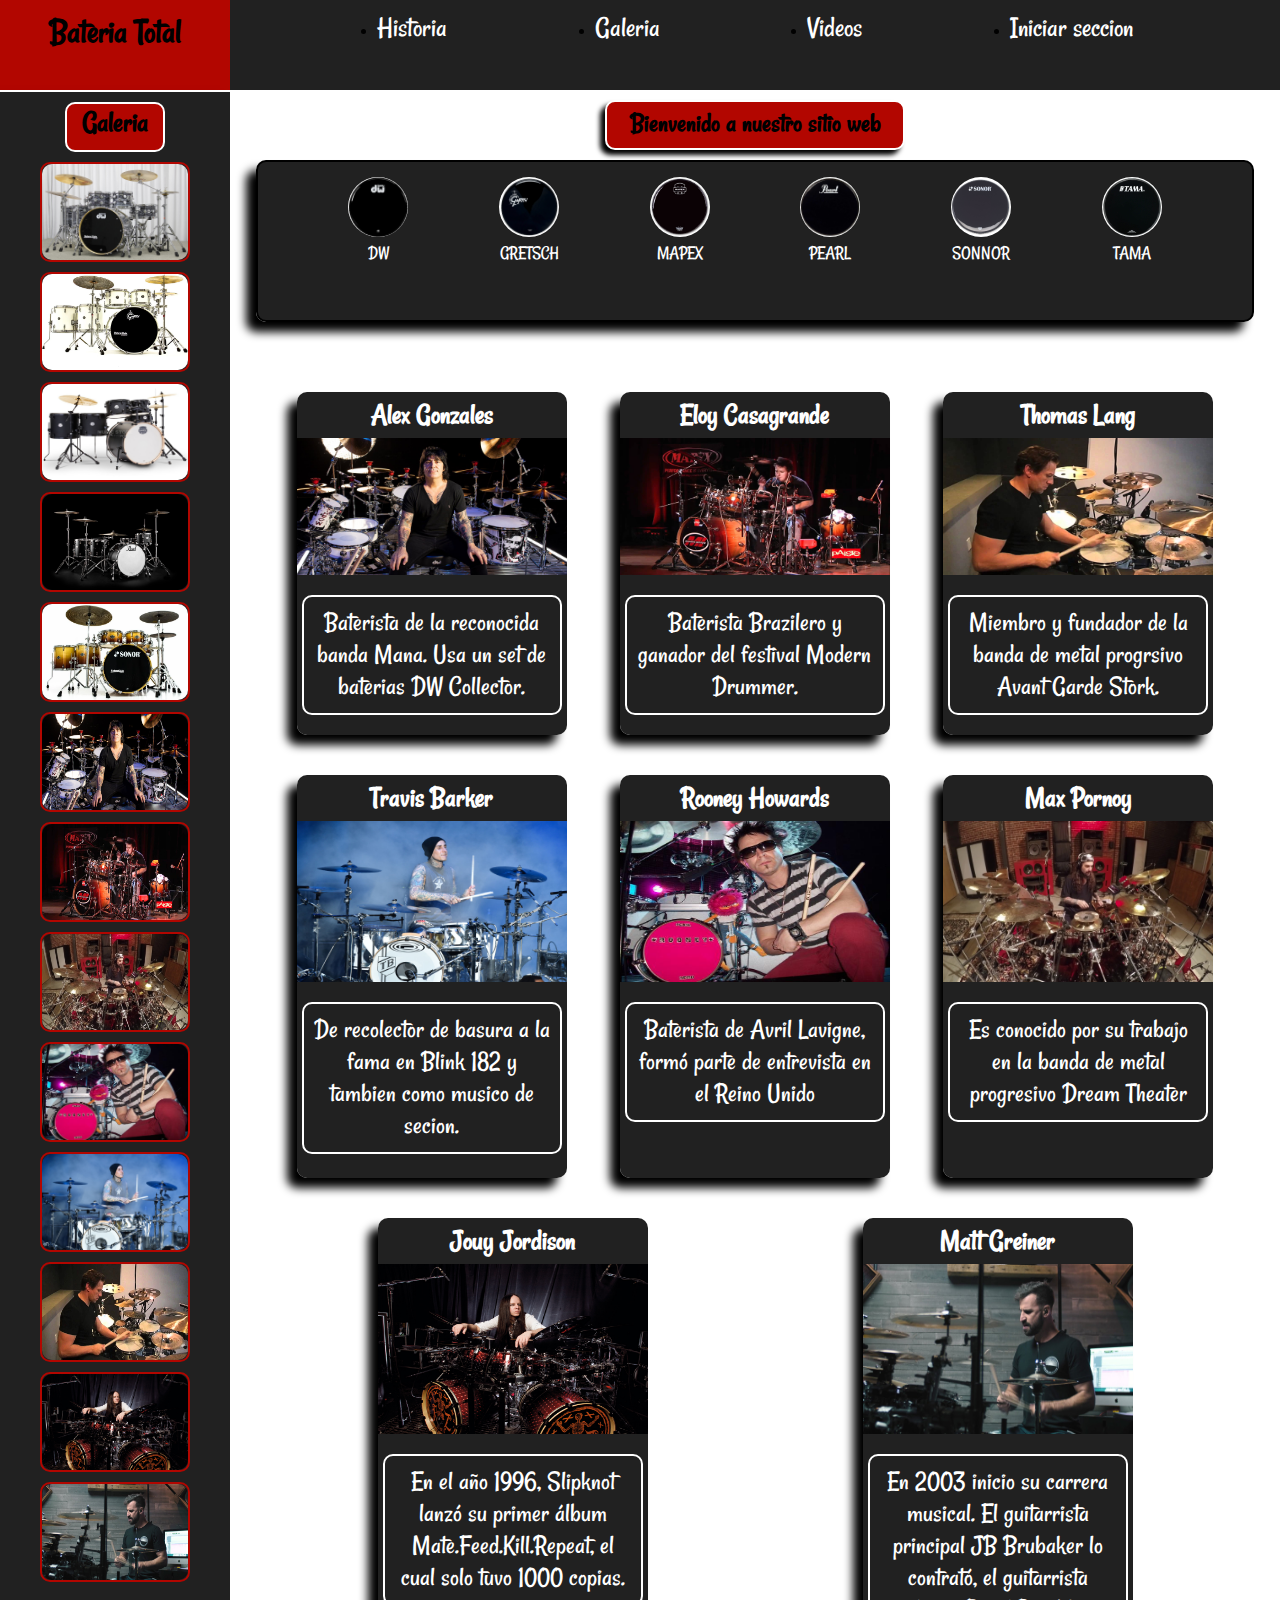
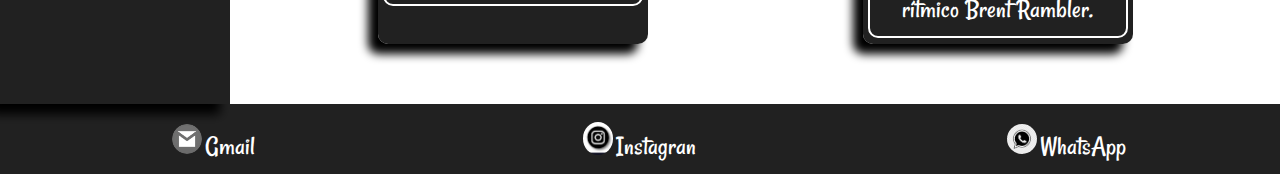
<file: index.html>
<!DOCTYPE html>
<html lang="en">
<head>
    <meta charset="UTF-8">
    <meta name="viewport" content="width=device-width, initial-scale=1.0">
    <link rel="preconnect" href="https://fonts.googleapis.com">
    <link rel="preconnect" href="https://fonts.gstatic.com" crossorigin>
    <link href="https://fonts.googleapis.com/css2?family=Rancho&display=swap" rel="stylesheet">
    <title>Bateria Total</title>
    <link rel="stylesheet" href="./css/style.css">
</head>
<body>
    <div class="contenedor">
        <header>
            <div class="boxTitle"><h1><a class="linkTitle" href="">Bateria Total</a></h1></div>
            <nav>
                <ul>
                    <li><a class="linkNav" href="./pages/historia.html">Historia</a></li>
                    <li><a class="linkNav" href="./pages/galeria.html">Galeria</a></li>
                    <li><a class="linkNav" href="./pages/videos.html">Videos</a></li>
                    <li><a class="linkNav" href="./pages/iniciarSession.html">Iniciar seccion</a></li>
                </ul>
            </nav>
        </header>

        <aside>
            <div class="boxSubtitleAside">
                <h2 class="subtitleAside">Galeria</h2>
            </div>

            <article class="cardAside">
                <img class="imgAside" src="./imagenes/img/dw.jpg" alt="Bateria marca DW color blanco con platillos">
            </article>
            <article class="cardAside">
                <img class="imgAside" src="./imagenes/img/gretsch.jpg" alt="Bateria marca GRETSCH color blanco con platillos istambul">
            </article>
            <article class="cardAside">
                <img class="imgAside" src="./imagenes/img/mapex.jpg" alt="Bateria marca Mapex color negro y parches corrugado">
            </article>
            <article class="cardAside">
                <img class="imgAside" src="./imagenes/img/pearl.jpg" alt="Bateria marca pearl color negro y serie de platillos de gama media">
            </article>
            <article class="cardAside">
                <img class="imgAside" src="./imagenes/img/sonnor.jpg" alt="Bateria marca sonnor con patillos PA Mein">
            </article>

            <article class="cardAside">
                <img class="imgAside" src="./imagenes/img/alexMana.jpg" alt="Foto de Baterista de Mana y su bateria DW serie Collector">
            </article>
            <article class="cardAside">
                <img class="imgAside" src="./imagenes/img/eloyCasagrande.jpg" alt="Foto deEloy Casagrande en festival drummer con bateria Tama y platillos paiste">
            </article>
            <article class="cardAside">
                <img class="imgAside" src="./imagenes/img/maxPornoy.jpg" alt="Foto de Max pornoy en estudio de grabacion">
            </article>
            <article class="cardAside">
                <img class="imgAside" src="./imagenes/img/rooneyHowards.jpg" alt="Foto de Ronney Howards Baterista de Avril Lavigne">
            </article>
            <article class="cardAside">
                <img class="imgAside" src="./imagenes/img/travis.jpg" alt="Foto de Travis Barker en Bateria OCDP CON bombo de 16 pulgadas">
            </article>
            <article class="cardAside">
                <img class="imgAside" src="./imagenes/img/tomasLang.jpg" alt="Foto de Thomas Lang en una de sus claces de percucion">
            </article>

            <article class="cardAside">
                <img class="imgAside" src="./imagenes/img/jouyJordison.jpg" alt="Foto de Jouy Jordison en Bateria marca Pearl y platillos Black Alpha">
            </article>

            <article class="cardAside">
                <img class="imgAside" src="./imagenes/img/mattGreiner.jpg" alt="Foto de Matt Grenier en estudio de grabacion">
            </article>
        </aside>

        <section>
            <div class="boxTitleSection">
                <h2 class="subTitleSection">Bienvenido a nuestro sitio web</h2>
            </div>

            <div class="boxLogo">
                <article class="cardLogo">
                    <img class="imgLogo" src="./imagenes/logo/logo-dw.jpg" alt="Foto de parche de Bombo marca DW">
                    <a class="linkLogo" href="">DW</a>
                </article>
                <article class="cardLogo">
                    <img class="imgLogo" src="./imagenes/logo/logo-gretch.jpg" alt="Foto de parche de Bombo marca GRETSCH">
                    <a class="linkLogo" href="">GRETSCH</a>
                </article>
                <article class="cardLogo">
                    <img class="imgLogo" src="./imagenes/logo/logo-mapex.jpg" alt="Foto de parche de Bombo marca MAPEX">
                    <a class="linkLogo" href="">MAPEX</a>
                </article>
                <article class="cardLogo">
                    <img class="imgLogo" src="./imagenes/logo/logo-pearl.jpg" alt="Foto de parche de Bombo marca PEARL">
                    <a class="linkLogo" href="">PEARL</a>
                </article>
                <article class="cardLogo">
                    <img class="imgLogo" src="./imagenes/logo/logo-sonnor.jpg" alt="Foto de parche de Bombo marca SONNOR">
                    <a class="linkLogo" href="">SONNOR</a>
                </article>

                <article class="cardLogo">
                    <img class="imgLogo" src="./imagenes/logo/logo-tama.jpg" alt="Foto de parche de Bombo marca TAMA">
                    <a class="linkLogo" href="">TAMA</a>
                </article>
            </div>

            <div class="contentItems">
                <article class="cardItem">
                    <h3 class="subtitleitems">Alex Gonzales</h3>
                    <img class="cardItemImg" src="./imagenes/img/alexMana.jpg" alt="Foto de Baterista de Mana y su bateria DW serie Collectora">
                    <p class="textCard"> Baterista de la reconocida banda Mana. Usa un set de baterias DW Collector.</p>
                </article>
                <article class="cardItem">
                    <h3 class="subtitleitems">Eloy Casagrande</h3>
                    <img class="cardItemImg" src="./imagenes/img/eloyCasagrande.jpg" alt="Foto deEloy Casagrande en festival drummer con bateria Tama y platillos paiste">
                    <p class="textCard">Baterista Brazilero y ganador del festival Modern Drummer.</p>
                </article>
                <article class="cardItem">
                    <h3 class="subtitleitems">Thomas Lang</h3>
                    <img class="cardItemImg" src="./imagenes/img/tomasLang.jpg" alt="">
                    <p class="textCard">Miembro y fundador de la banda de metal progrsivo Avant Garde Stork.</p>
                </article>
                <article class="cardItem">
                    <h3 class="subtitleitems">Travis  Barker </h3>
                    <img class="cardItemImg" src="./imagenes/img/travis.jpg" alt="Foto de Travis Barker en Bateria OCDP CON bombo de 16 pulgadas">
                    <p class="textCard">De recolector de basura a la fama en Blink 182 y tambien como musico de secion.</p>
                </article>
                <article class="cardItem">
                    <h3 class="subtitleitems">Rooney Howards</h3>
                    <img class="cardItemImg" src="./imagenes/img/rooneyHowards.jpg" alt="Foto de Ronney Howards Baterista de Avril Lavigne">
                    <p class="textCard">Baterista de Avril Lavigne, formó parte de entrevista en el Reino Unido </p>
                </article>
                <article class="cardItem">
                    <h3 class="subtitleitems">Max Pornoy</h3>
                    <img class="cardItemImg" src="./imagenes/img/maxPornoy.jpg" alt="Foto de Max pornoy en estudio de grabacion">
                    <p class="textCard"> Es conocido por su trabajo en la banda de metal progresivo Dream Theater</p>
                </article> 
                <article class="cardItem">
                    <h3 class="subtitleitems">Jouy Jordison</h3>
                    <img class="cardItemImg" src="./imagenes/img/jouyJordison.jpg" alt="Foto de Jouy Jordison en Bateria marca Pearl y platillos Black Alpha">
                    <p class="textCard">En el año 1996, Slipknot lanzó su primer álbum Mate.Feed.Kill.Repeat, el cual solo tuvo 1000 copias.</p>
                </article> 
                <article class="cardItem">
                    <h3 class="subtitleitems">Matt Greiner</h3>
                    <img class="cardItemImg" src="./imagenes/img/mattGreiner.jpg" alt="Foto de Matt Grenier en estudio de grabacion">
                    <p class="textCard">En 2003 inicio su carrera musical. El guitarrista principal JB Brubaker lo contrató, el guitarrista rítmico Brent Rambler.</p>
                </article> 
            </div>
        </section>
        <footer>
            <div class="boxFooter">
                <img class="logoFooter" src="./imagenes/logo/gmail.jpg" alt="Logo de Gmail">
                <a class="linkFooter" href="">Gmail</a>
            </div>
            <div class="boxFooter">
                <img class="logoFooter" src="./imagenes/logo/instagram.jpg" alt="Logo de Instagram">
                <a class="linkFooter" href="https://www.instagram.com/dw_collector_/">Instagran</a>
            </div>
            <div class="boxFooter">
                <img class="logoFooter" src="./imagenes/logo/whatsApp.jpg" alt="Logo de WhatsApp">
                <a class="linkFooter" href="https://wa.me/17542620939?">WhatsApp</a>
            </div>
        </footer>
    </div>
</body>
</html>
</file>
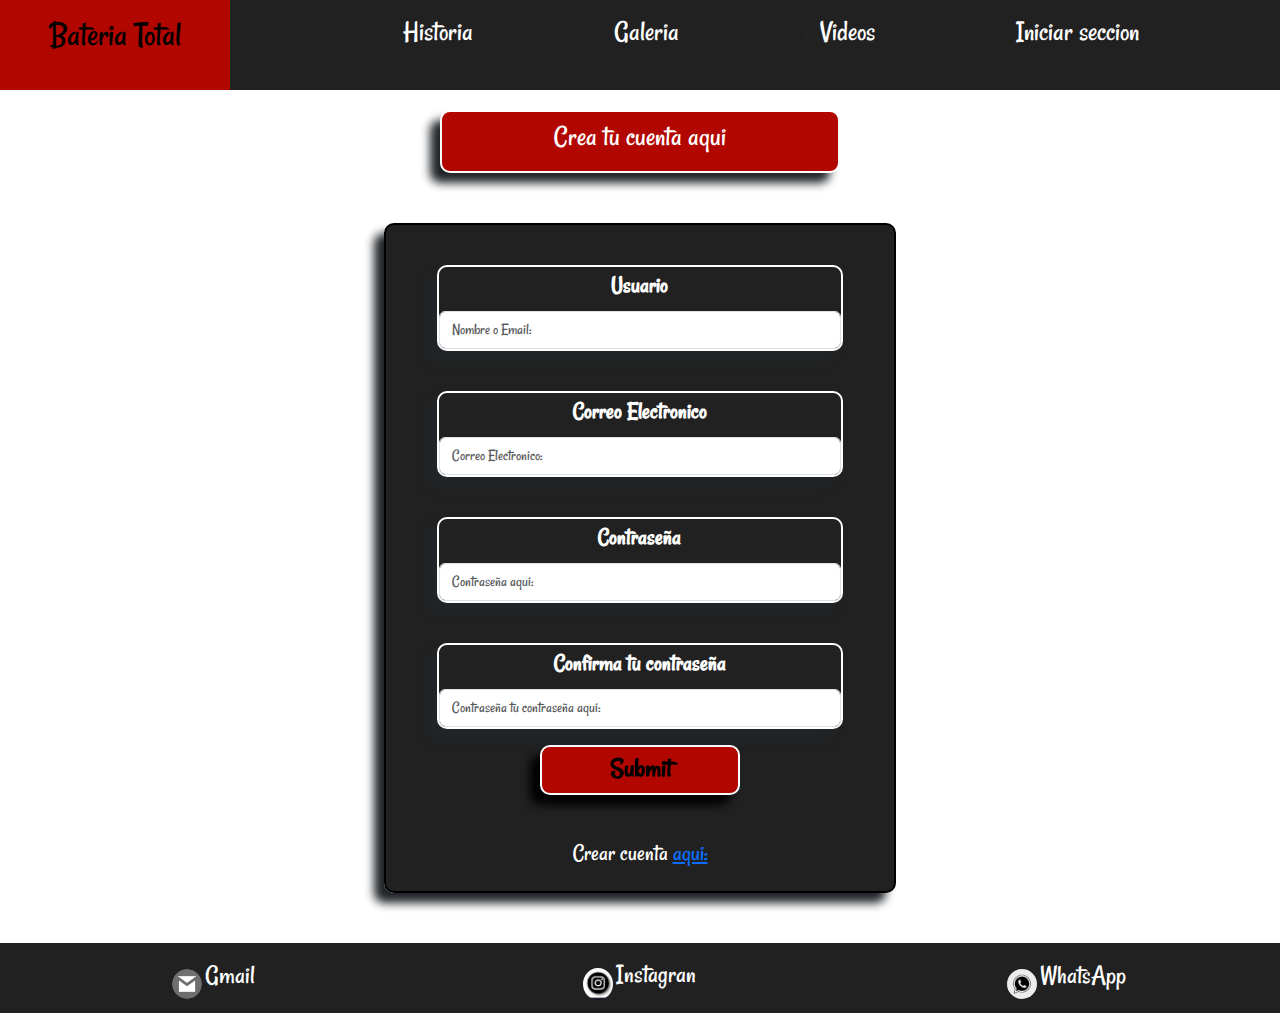
<file: pages/crearCuenta.html>
<!DOCTYPE html>
<html lang="en">
<head>
    <meta charset="UTF-8">
    <meta name="viewport" content="width=device-width, initial-scale=1.0">
    <link rel="preconnect" href="https://fonts.googleapis.com">
    <link rel="preconnect" href="https://fonts.gstatic.com" crossorigin>
    <link href="https://fonts.googleapis.com/css2?family=Rancho&display=swap" rel="stylesheet">
    <link href="https://cdn.jsdelivr.net/npm/bootstrap@5.3.3/dist/css/bootstrap.min.css" rel="stylesheet" integrity="sha384-QWTKZyjpPEjISv5WaRU9OFeRpok6YctnYmDr5pNlyT2bRjXh0JMhjY6hW+ALEwIH" crossorigin="anonymous">
    <title>Bateria Total</title>
    <link rel="stylesheet" href="../css/style.css">
</head>
<body>
    <header>
        <div class="boxTitle"><h1><a class="linkTitle" href="../index.html">Bateria Total</a></h1></div>
        <nav>
            <ul>
                <li><a class="linkNav" href="../pages/historia.html">Historia</a></li>
                <li><a class="linkNav" href="../pages/galeria.html">Galeria</a></li>
                <li><a class="linkNav" href="../pages/videos.html">Videos</a></li>
                <li><a class="linkNav" href="../pages/iniciarSession.html">Iniciar seccion</a></li>
            </ul>
        </nav>
    </header>

    <div class="boxSubTitleHistory">
        <h2 class="subtitleHistory">Crea tu cuenta aqui</h2>
    </div>

    <main class="contentForms">

        <div class="mb-3">
            <label for="formGroupExampleInput" class="form-label">Usuario</label>
            <input type="text" class="form-control" id="formGroupExampleInput" placeholder="Nombre o Email:">
          </div>

          <div class="mb-3">
            <label for="formGroupExampleInput" class="form-label">Correo Electronico</label>
            <input type="text" class="form-control" id="formGroupExampleInput" placeholder="Correo Electronico:">
          </div>

          <div class="mb-3">
            <label for="formGroupExampleInput2" class="form-label">Contraseña</label>
            <input type="password" class="form-control" id="formGroupExampleInput2" placeholder="Contraseña aqui:">
          </div>

          <div class="mb-3">
            <label for="formGroupExampleInput2" class="form-label">Confirma tu contraseña</label>
            <input type="password" class="form-control" id="formGroupExampleInput2" placeholder="Contraseña tu contraseña aqui:">
          </div>

          <input class="button" type="submit">

          <p class="registro">Crear cuenta <a href="../pages/crearCuenta.html">aqui:</a></p>
    </main>

    <footer>
        <div class="boxFooter">
            <img class="logoFooter" src="../imagenes/logo/gmail.jpg" alt="Logo Gmail">
            <a class="linkFooter" href="#">Gmail</a>
        </div>
        <div class="boxFooter">
            <img class="logoFooter" src="../imagenes/logo/instagram.jpg" alt="Logo de Instagram">
            <a class="linkFooter" href="https://www.instagram.com/dw_collector_/">Instagran</a>
        </div>
        <div class="boxFooter">
            <img class="logoFooter" src="../imagenes/logo/whatsApp.jpg" alt="Logo de WhatsApp">
            <a class="linkFooter" href="https://wa.me/17542620939?">WhatsApp</a>
        </div>
    </footer>
    
    <script src="https://cdn.jsdelivr.net/npm/bootstrap@5.3.3/dist/js/bootstrap.bundle.min.js" integrity="sha384-YvpcrYf0tY3lHB60NNkmXc5s9fDVZLESaAA55NDzOxhy9GkcIdslK1eN7N6jIeHz" crossorigin="anonymous"></script>
</body>
</html>
</file>
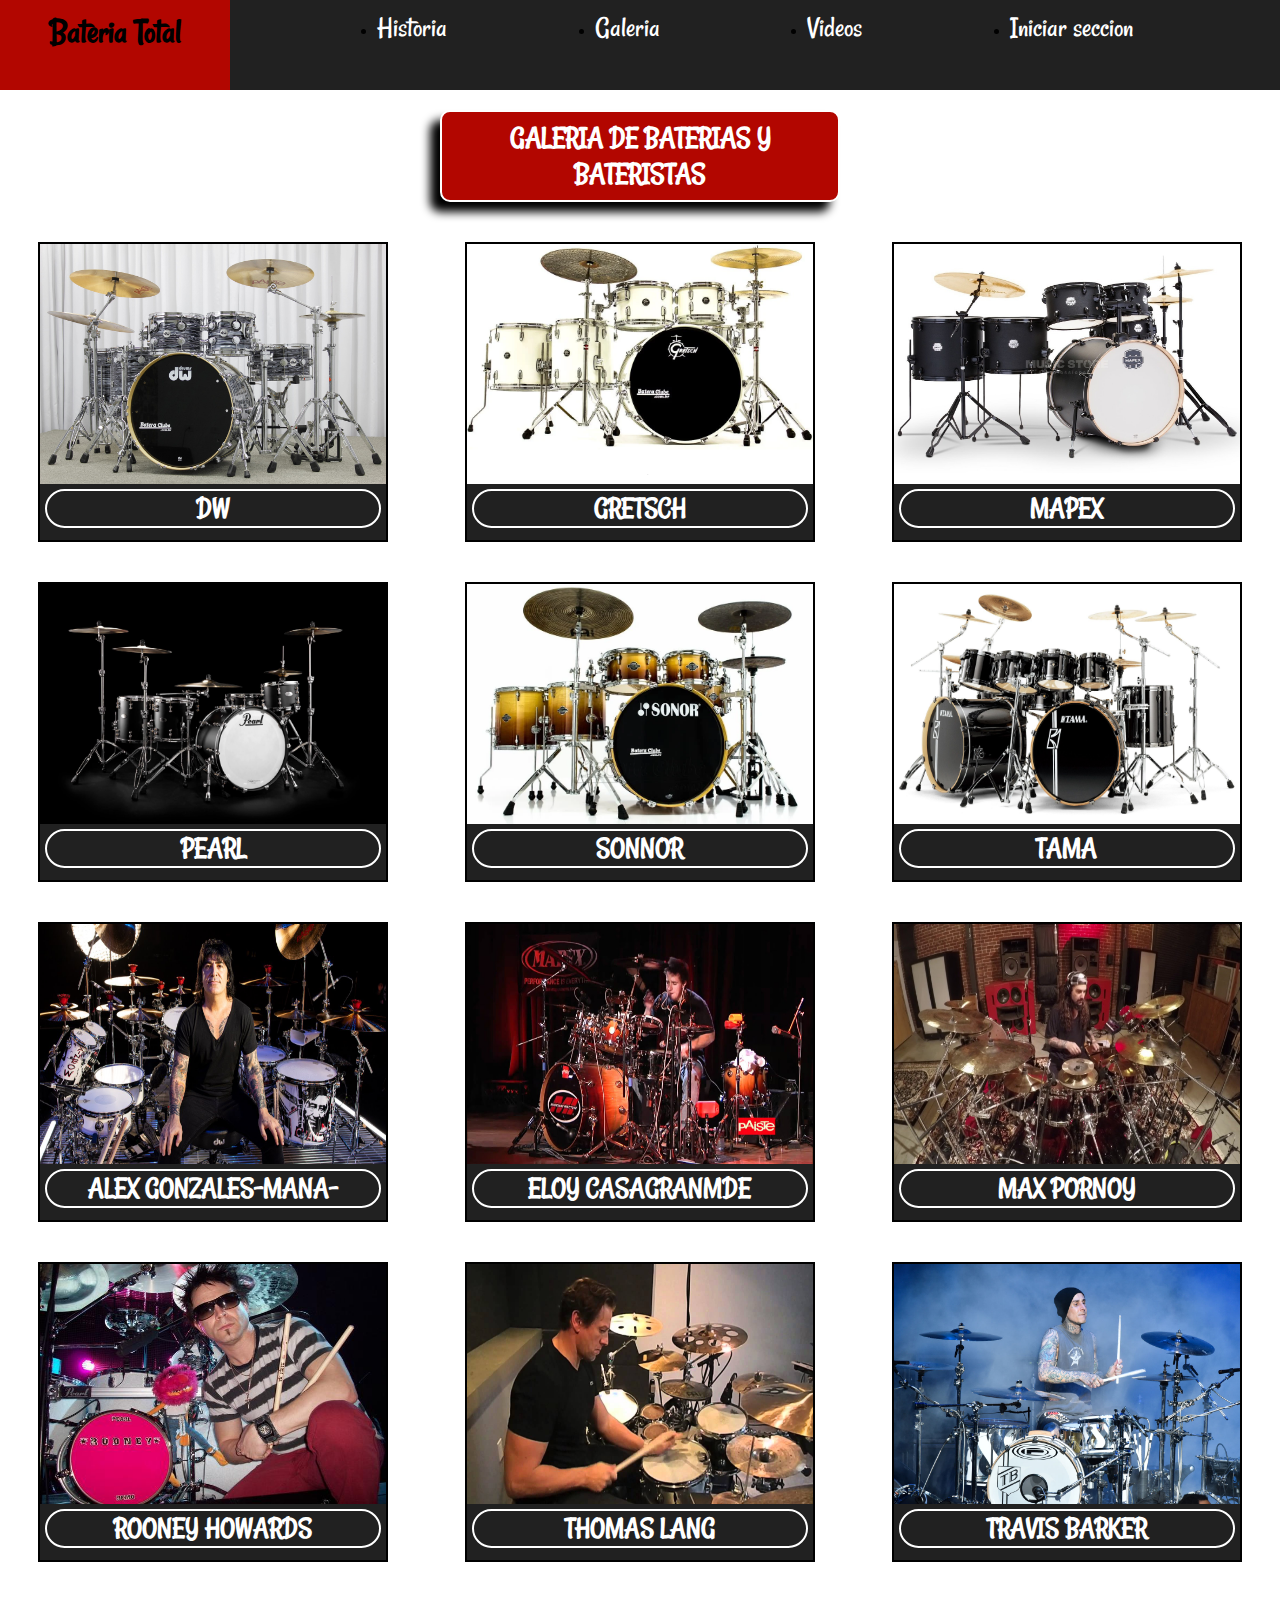
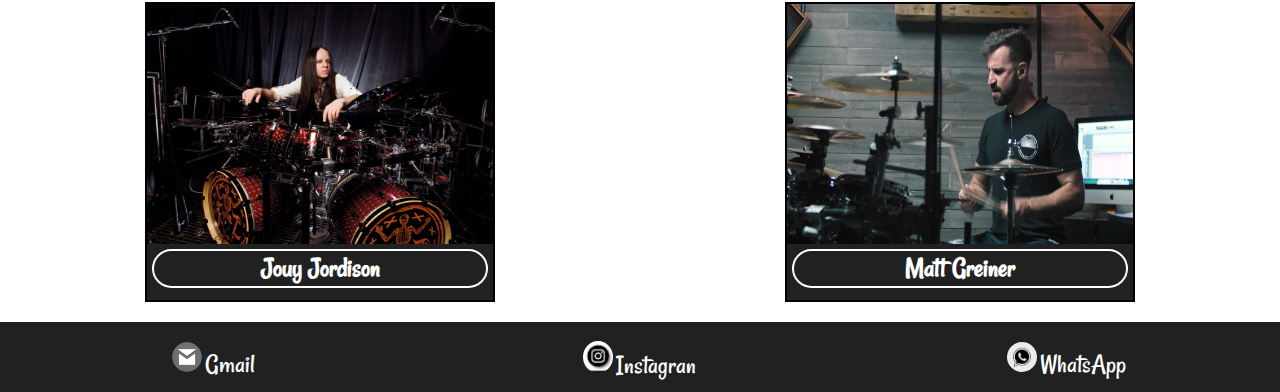
<file: pages/galeria.html>
<!DOCTYPE html>
<html lang="en">
<head>
    <meta charset="UTF-8">
    <meta name="viewport" content="width=device-width, initial-scale=1.0">
    <link rel="preconnect" href="https://fonts.googleapis.com">
    <link rel="preconnect" href="https://fonts.gstatic.com" crossorigin>
    <link href="https://fonts.googleapis.com/css2?family=Rancho&display=swap" rel="stylesheet">
    <title>Bateria Total</title>
    <link rel="stylesheet" href="../css/style.css">
</head>
<body>
    <header>
        <div class="boxTitle"><h1><a class="linkTitle" href="../index.html">Bateria Total</a></h1></div>
        <nav>
            <ul>
                <li><a class="linkNav" href="../pages/historia.html">Historia</a></li>
                <li><a class="linkNav" href="../pages/galeria.html">Galeria</a></li>
                <li><a class="linkNav" href="../pages/videos.html">Videos</a></li>
                <li><a class="linkNav" href="../pages/iniciarSession.html">Iniciar seccion</a></li>
            </ul>
        </nav>
    </header>
    
    <div class="boxSubTitleHistory">
        <h2 class="subtitleHistory">GALERIA DE BATERIAS Y BATERISTAS</h2>
    </div>

    <main class="contentItemsGallery">

        <article class="itemsImg">
            <div class="boxImgGallery">
                <img class="imgGallery" src="../imagenes/img/dw.jpg" alt="Bateria marca DW color blanco con platillos">
            </div>
            <div class="nameGallery">
                <h3>DW</h3>
            </div>
        </article>

        <article class="itemsImg">
            <div class="boxImgGallery">
                <img class="imgGallery" src="../imagenes/img/gretsch.jpg" alt="Bateria marca GRETSCH color blanco con platillos istambul">
            </div>
            <div class="nameGallery">
                <h3>GRETSCH</h3>
            </div>
        </article>

        <article class="itemsImg">
            <div class="boxImgGallery">
                <img class="imgGallery" src="../imagenes/img/mapex.jpg" alt="Bateria marca Mapex color negro y parches corrugado">
            </div>
            <div class="nameGallery">
                <h3>MAPEX</h3>
            </div>
        </article>

        <article class="itemsImg">
            <div class="boxImgGallery">
                <img class="imgGallery" src="../imagenes/img/pearl.jpg" alt="Bateria marca pearl color negro y serie de platillos de gama media">
            </div>
            <div class="nameGallery">
                <h3>PEARL</h3>
            </div>
        </article>

        <article class="itemsImg">
            <div class="boxImgGallery">
                <img class="imgGallery" src="../imagenes/img/sonnor.jpg" alt="Bateria marca sonnor con patillos PA Mein">
            </div>
            <div class="nameGallery">
                <h3>SONNOR</h3>
            </div>
        </article>

        <article class="itemsImg">
            <div class="boxImgGallery">
                <img class="imgGallery" src="../imagenes/img/tama.jpg" alt="">
            </div>
            <div class="nameGallery">
                <h3>TAMA</h3>
            </div>
        </article>

        <article class="itemsImg">
            <div class="boxImgGallery">
                <img class="imgGallery" src="../imagenes/img/alexMana.jpg" alt="Foto de Baterista de Mana y su bateria DW serie Collector">
            </div>
            <div class="nameGallery">
                <h3>ALEX GONZALES-MANA-</h3>
            </div>
        </article>

        <article class="itemsImg">
            <div class="boxImgGallery">
                <img class="imgGallery" src="../imagenes/img/eloyCasagrande.jpg" alt="Foto deEloy Casagrande en festival drummer con bateria Tama y platillos paiste">
            </div>
            <div class="nameGallery">
                <h3>ELOY CASAGRANMDE</h3>
            </div>
        </article>

        <article class="itemsImg">
            <div class="boxImgGallery">
                <img class="imgGallery" src="../imagenes/img/maxPornoy.jpg" alt="Foto de Max pornoy en estudio de grabacion">
            </div>
            <div class="nameGallery">
                <h3>MAX PORNOY</h3>
            </div>
        </article>

        <article class="itemsImg">
            <div class="boxImgGallery">
                <img class="imgGallery" src="../imagenes/img/rooneyHowards.jpg" alt="Foto de Ronney Howards Baterista de Avril Lavigne">
            </div>
            <div class="nameGallery">
                <h3>ROONEY HOWARDS</h3>
            </div>
        </article>

        <article class="itemsImg">
            <div class="boxImgGallery">
                <img class="imgGallery" src="../imagenes/img/tomasLang.jpg" alt="Foto de Thomas Lang en una de sus claces de percucion">
            </div>
            <div class="nameGallery">
                <h3>THOMAS LANG</h3>
            </div>
        </article>

        <article class="itemsImg">
            <div class="boxImgGallery">
                <img class="imgGallery" src="../imagenes/img/travis.jpg" alt="Foto de Travis Barker en Bateria OCDP CON bombo de 16 pulgadas">
            </div>
            <div class="nameGallery">
                <h3>TRAVIS BARKER</h3>
            </div>
        </article>

        <article class="itemsImg">
            <div class="boxImgGallery">
                <img class="imgGallery" src="../imagenes/img/jouyJordison.jpg" alt="Foto de Jouy Jordison en Bateria marca Pearl y platillos Black Alpha">
            </div>
            <div class="nameGallery">
                <h3>Jouy Jordison</h3>
            </div>
        </article>

        <article class="itemsImg">
            <div class="boxImgGallery">
                <img class="imgGallery" src="../imagenes/img/mattGreiner.jpg" alt="Foto de Matt Grenier en estudio de grabacion">
            </div>
            <div class="nameGallery">
                <h3>Matt Greiner</h3>
            </div>
        </article>

    </main>

    <footer>
        <div class="boxFooter">
            <img class="logoFooter" src="../imagenes/logo/gmail.jpg" alt="Logo Gmail">
            <a class="linkFooter" href="#">Gmail</a>
        </div>
        <div class="boxFooter">
            <img class="logoFooter" src="../imagenes/logo/instagram.jpg" alt="Logo de Instagram">
            <a class="linkFooter" href="https://www.instagram.com/dw_collector_/">Instagran</a>
        </div>
        <div class="boxFooter">
            <img class="logoFooter" src="../imagenes/logo/whatsApp.jpg" alt="Logo de WhatsApp">
            <a class="linkFooter" href="https://wa.me/17542620939?">WhatsApp</a>
        </div>
    </footer>
    
</body>
</html>
</file>
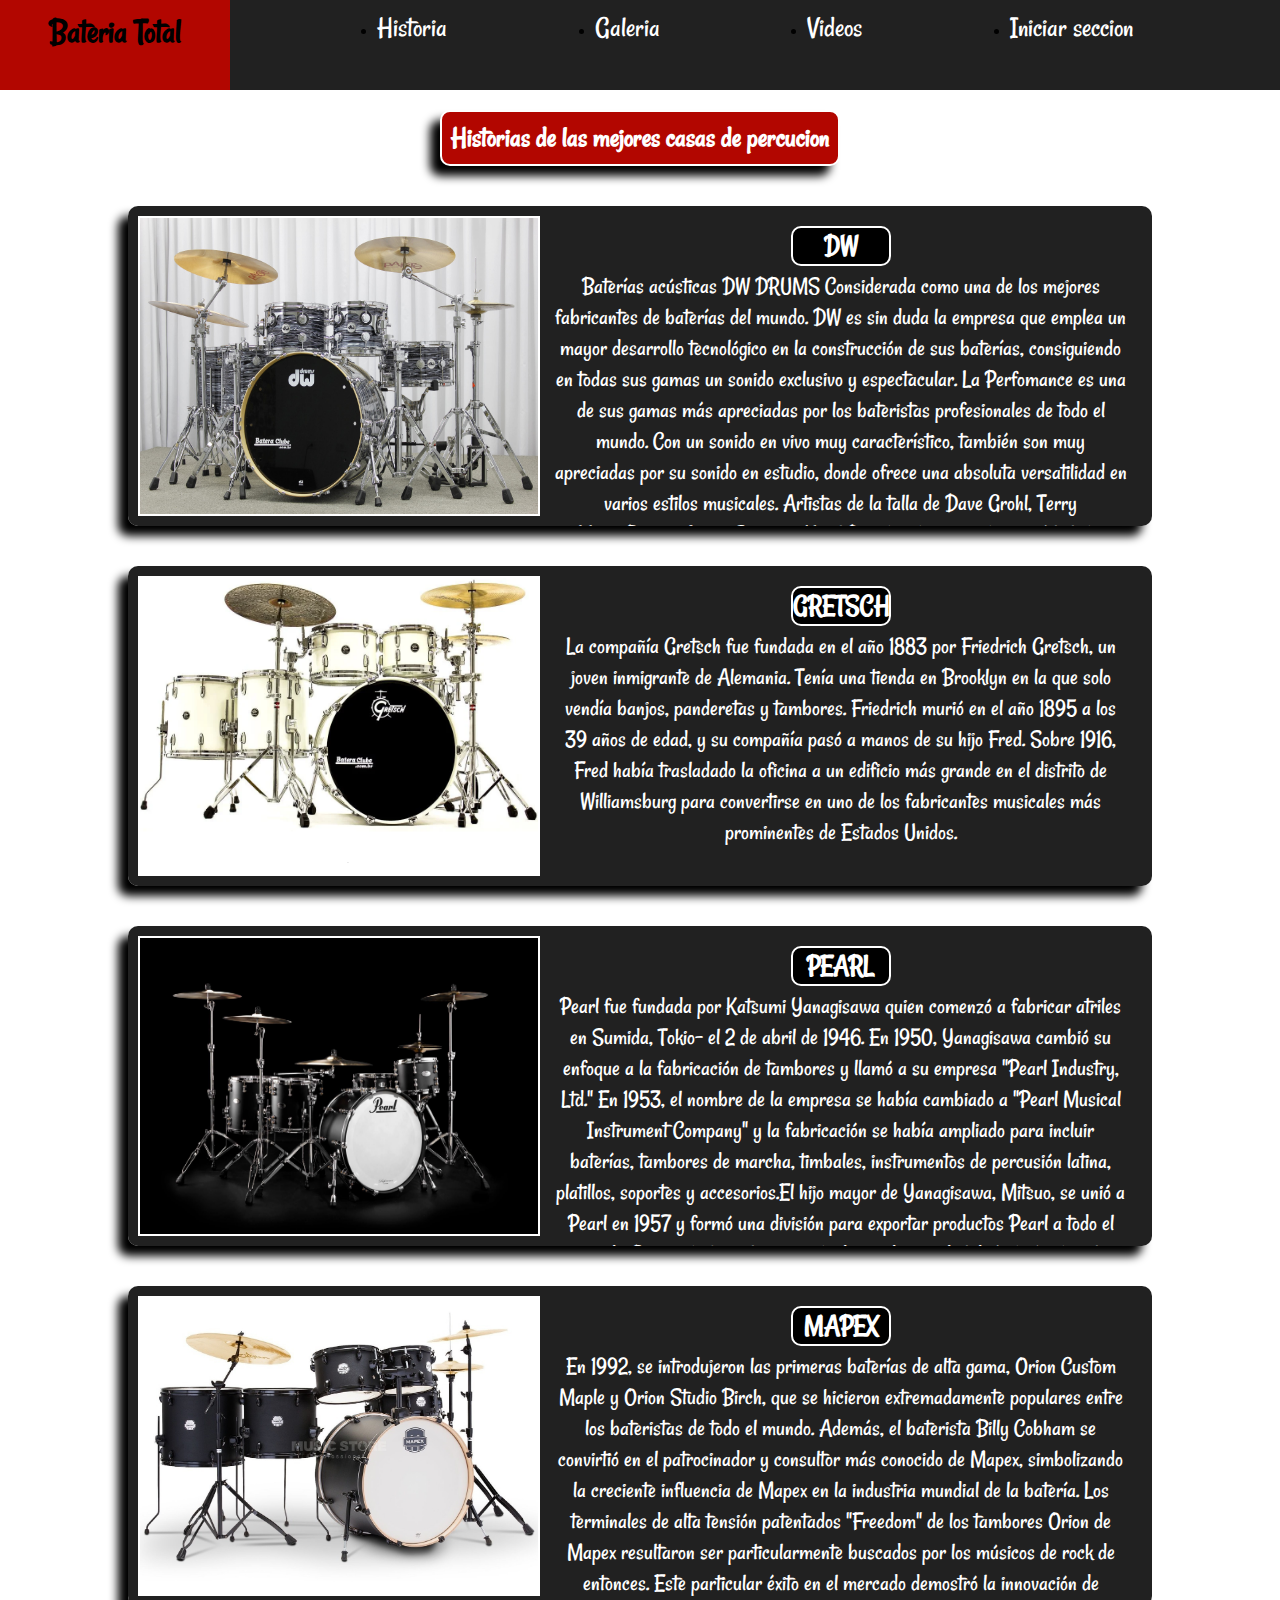
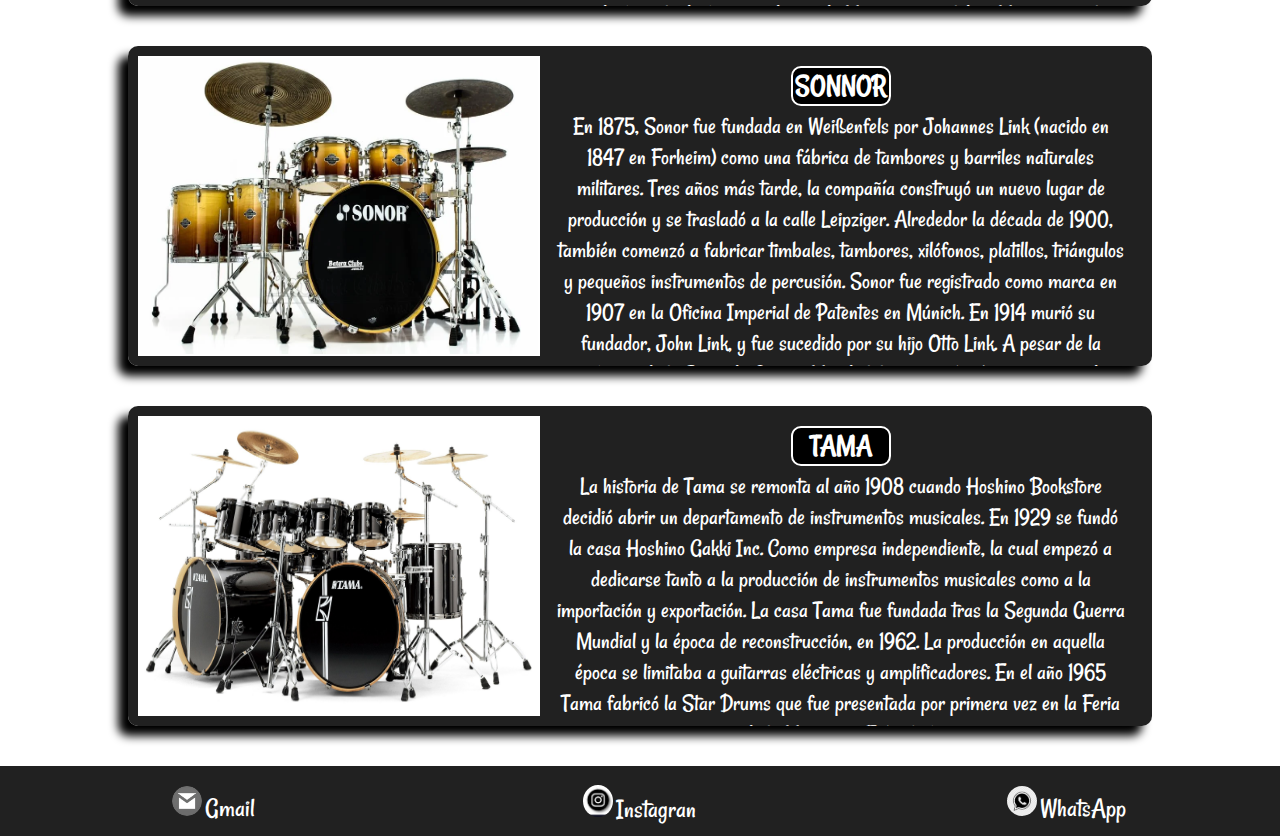
<file: pages/historia.html>
<!DOCTYPE html>
<html lang="en">
<head>
    <meta charset="UTF-8">
    <meta name="viewport" content="width=device-width, initial-scale=1.0">
    <link rel="preconnect" href="https://fonts.googleapis.com">
    <link rel="preconnect" href="https://fonts.gstatic.com" crossorigin>
    <link href="https://fonts.googleapis.com/css2?family=Rancho&display=swap" rel="stylesheet">
    <title>Bateria Total</title>
    <link rel="stylesheet" href="../css/style.css">
</head>
<body>
    <header>
        <div class="boxTitle"><h1><a class="linkTitle" href="../index.html">Bateria Total</a></h1></div>
        <nav>
            <ul>
                <li><a class="linkNav" href="../pages/historia.html">Historia</a></li>
                <li><a class="linkNav" href="./galeria.html">Galeria</a></li>
                <li><a class="linkNav" href="../pages/videos.html">Videos</a></li>
                <li><a class="linkNav" href="../pages/iniciarSession.html">Iniciar seccion</a></li>
            </ul>
        </nav>
    </header>

    <div class="boxSubTitleHistory">
        <h2 class="subtitleHistory">Historias de las mejores casas de percucion</h2>
    </div>

    <main>
        <article class="contentItemHistory">
            <div class="itemImgHistory">
                <img class="imgHistory" src="../imagenes/img/dw.jpg" alt="Bateria marca DW color blanco con platillos">
            </div>

            <div class="itemTextHistory">
                <h3 class="nameMarca">DW</h3>
                <p class="textHistory">Baterías acústicas DW DRUMS
                    Considerada como una de los mejores fabricantes de baterías del mundo. DW es sin duda la empresa que emplea un mayor 
                    desarrollo tecnológico en la construcción de sus baterías, consiguiendo en todas sus gamas un sonido exclusivo y espectacular. 
                    La Perfomance es una de sus gamas más apreciadas por los bateristas profesionales 
                    de todo el mundo. Con un sonido en vivo muy característico, también son muy apreciadas por su sonido en estudio, 
                    donde ofrece una absoluta versatilidad en varios estilos musicales. Artistas de la talla de Dave Grohl, 
                    Terry MarcaBozzio, Aaron Spears o Virgil Donati entre una interminable lista, utilizan las baterías DW.</p>
            </div>
        </article>

        <article class="contentItemHistory">
            <div class="itemImgHistory">
                <img class="imgHistory" src="../imagenes/img/gretsch.jpg" alt="Bateria marca GRETSCH color blanco con platillos istambul">
            </div>

            <div class="itemTextHistory">
                <h3 class="nameMarca">GRETSCH</h3>
                <p class="textHistory">La compañía Gretsch fue fundada en el año 1883 por Friedrich Gretsch, un joven inmigrante de Alemania. 
                    Tenía una tienda en Brooklyn en la que solo vendía banjos, panderetas y tambores. Friedrich murió en el año 1895
                    a los 39 años de edad, y su compañía pasó a manos de su hijo Fred. 
                    Sobre 1916, Fred había trasladado la oficina a un edificio más grande en el distrito de Williamsburg 
                    para convertirse en uno de los fabricantes musicales más prominentes de Estados Unidos.</p>
            </div>
        </article>

        <article class="contentItemHistory">
            <div class="itemImgHistory">
                <img class="imgHistory" src="../imagenes/img/pearl.jpg" alt="Bateria marca pearl color negro y serie de platillos de gama media">
            </div>

            <div class="itemTextHistory">
                <h3 class="nameMarca">PEARL</h3>
                <p class="textHistory">Pearl fue fundada por Katsumi Yanagisawa 
                    quien comenzó a fabricar atriles en Sumida, Tokio- el 2 de abril de 1946. 
                    En 1950, Yanagisawa cambió su enfoque a la fabricación de tambores 
                    y llamó a su empresa "Pearl Industry, Ltd."
                    En 1953, el nombre de la empresa se había cambiado a 
                    "Pearl Musical Instrument Company" y la fabricación se había ampliado 
                    para incluir baterías, tambores de marcha, timbales, instrumentos de 
                    percusión latina, platillos, soportes y accesorios.El hijo mayor de Yanagisawa, Mitsuo, 
                    se unió a Pearl en 1957 y formó una división para exportar productos Pearl a todo el mundo. 
                    Para satisfacer la creciente demanda mundial de baterías tras la llegada del rock and roll en 1961.</p>
            </div>
        </article>

        <article class="contentItemHistory">
            <div class="itemImgHistory">
                <img class="imgHistory" src="../imagenes/img/mapex.jpg" alt="Bateria marca Mapex color negro y parches corrugado">
            </div>

            <div class="itemTextHistory">
                <h3 class="nameMarca">MAPEX</h3>
                <p class="textHistory">En 1992, se introdujeron las primeras 
                    baterías de alta gama, Orion Custom Maple y Orion Studio 
                    Birch, que se hicieron extremadamente populares entre los 
                    bateristas de todo el mundo. Además, el baterista Billy 
                    Cobham se convirtió en el patrocinador y consultor más 
                    conocido de Mapex, simbolizando la creciente influencia 
                    de Mapex en la industria mundial de la batería.
                    Los terminales de alta tensión patentados "Freedom" de los
                    tambores Orion de Mapex resultaron ser particularmente 
                    buscados por los músicos de rock de entonces. 
                    Este particular éxito en el mercado demostró la innovación
                    de productos y la destreza en diseño de Mapex y consolidó
                    a Mapex como la marca de tambores líder más joven del mundo
                    en ese momento.</p>
            </div>
        </article>

        <article class="contentItemHistory">
            <div class="itemImgHistory">
                <img class="imgHistory" src="../imagenes/img/sonnor.jpg" alt="Bateria marca sonnor con patillos PA Mein">
            </div>

            <div class="itemTextHistory">
                <h3 class="nameMarca">SONNOR</h3>
                <p class="textHistory">En 1875, Sonor fue fundada en Weißenfels 
                por Johannes Link (nacido en 1847 en Forheim) como una fábrica 
                de tambores y barriles naturales militares. Tres años más tarde, la
                compañía construyó un nuevo lugar de producción y se trasladó a la 
                calle Leipziger. Alrededor la década de 1900, también comenzó a 
                fabricar timbales, tambores, xilófonos, platillos, triángulos y 
                pequeños instrumentos de percusión.
                Sonor fue registrado como marca en 1907 en la Oficina Imperial 
                de Patentes en Múnich. En 1914 murió su fundador, John Link, y 
                fue sucedido por su hijo Otto Link. A pesar de la agitación de 
                la Segunda Guerra Mundial, la compañía abrió una segunda fábrica 
                en Markneukirchen.</p>
            </div>
        </article>

        <article class="contentItemHistory">
            <div class="itemImgHistory">
                <img class="imgHistory" src="../imagenes/img/tama.jpg" alt="Bateria Tama doble Bombo de color Negro">
            </div>

            <div class="itemTextHistory">
                <h3 class="nameMarca">TAMA</h3>
                <p class="textHistory">La historia de Tama se remonta al año 1908 
                cuando Hoshino Bookstore decidió abrir un departamento de instrumentos musicales.
                En 1929 se fundó la casa Hoshino Gakki Inc. Como empresa independiente, la cual 
                empezó a dedicarse tanto a la producción de instrumentos musicales como a la 
                importación y exportación. La casa Tama fue fundada tras la Segunda Guerra Mundial
                y la época de reconstrucción, en 1962. La producción en aquella época se limitaba 
                a guitarras eléctricas y amplificadores. En el año 1965 Tama fabricó la Star Drums 
                que fue presentada por primera vez en la Feria de la Música en Fráncfort.</p>
            </div>
        </article>
        
    </main>
    <footer>
        <div class="boxFooter">
            <img class="logoFooter" src="../imagenes/logo/gmail.jpg" alt="Logo Gmail">
            <a class="linkFooter" href="#">Gmail</a>
        </div>
        <div class="boxFooter">
            <img class="logoFooter" src="../imagenes/logo/instagram.jpg" alt="Logo de Instagram">
            <a class="linkFooter" href="https://www.instagram.com/dw_collector_/">Instagran</a>
        </div>
        <div class="boxFooter">
            <img class="logoFooter" src="../imagenes/logo/whatsApp.jpg" alt="Logo de WhatsApp">
            <a class="linkFooter" href="https://wa.me/17542620939?">WhatsApp</a>
        </div>
    </footer>
</body>
</html>
</file>
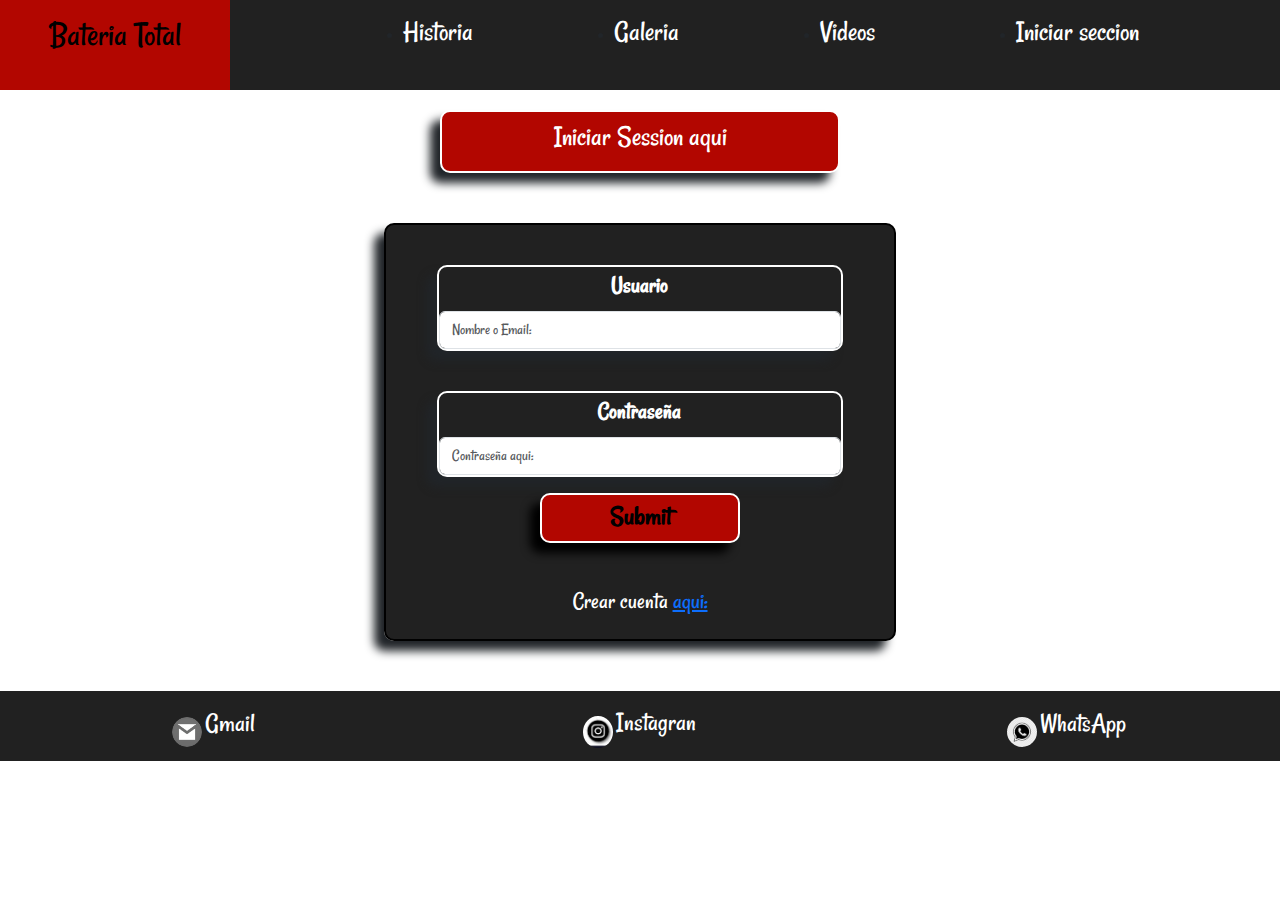
<file: pages/iniciarSession.html>
<!DOCTYPE html>
<html lang="en">
<head>
    <meta charset="UTF-8">
    <meta name="viewport" content="width=device-width, initial-scale=1.0">
    <link rel="preconnect" href="https://fonts.googleapis.com">
    <link rel="preconnect" href="https://fonts.gstatic.com" crossorigin>
    <link href="https://fonts.googleapis.com/css2?family=Rancho&display=swap" rel="stylesheet">
    <link href="https://cdn.jsdelivr.net/npm/bootstrap@5.3.3/dist/css/bootstrap.min.css" rel="stylesheet" integrity="sha384-QWTKZyjpPEjISv5WaRU9OFeRpok6YctnYmDr5pNlyT2bRjXh0JMhjY6hW+ALEwIH" crossorigin="anonymous">
    <title>Bateria Total</title>
    <link rel="stylesheet" href="../css/style.css">
</head>
<body>
    <header>
        <div class="boxTitle"><h1><a class="linkTitle" href="../index.html">Bateria Total</a></h1></div>
        <nav>
            <ul>
                <li><a class="linkNav" href="../pages/historia.html">Historia</a></li>
                <li><a class="linkNav" href="../pages/galeria.html">Galeria</a></li>
                <li><a class="linkNav" href="../pages/videos.html">Videos</a></li>
                <li><a class="linkNav" href="../pages/iniciarSession.html">Iniciar seccion</a></li>
            </ul>
        </nav>
    </header>

    <div class="boxSubTitleHistory">
        <h2 class="subtitleHistory">Iniciar Session aqui</h2>
    </div>

    <main class="contentForms">

        <div class="mb-3">
            <label for="formGroupExampleInput" class="form-label">Usuario</label>
            <input type="text" class="form-control" id="formGroupExampleInput" placeholder="Nombre o Email:">
          </div>
          <div class="mb-3">
            <label for="formGroupExampleInput2" class="form-label">Contraseña</label>
            <input type="password" class="form-control" id="formGroupExampleInput2" placeholder="Contraseña aqui:">
          </div>

          <input class="button" type="submit">

          <p class="registro">Crear cuenta <a href="../pages/crearCuenta.html">aqui:</a></p>
    </main>

    <footer>
        <div class="boxFooter">
            <img class="logoFooter" src="../imagenes/logo/gmail.jpg" alt="Logo Gmail">
            <a class="linkFooter" href="#">Gmail</a>
        </div>
        <div class="boxFooter">
            <img class="logoFooter" src="../imagenes/logo/instagram.jpg" alt="Logo de Instagram">
            <a class="linkFooter" href="https://www.instagram.com/dw_collector_/">Instagran</a>
        </div>
        <div class="boxFooter">
            <img class="logoFooter" src="../imagenes/logo/whatsApp.jpg" alt="Logo de WhatsApp">
            <a class="linkFooter" href="https://wa.me/17542620939?">WhatsApp</a>
        </div>
    </footer>
    
    <script src="https://cdn.jsdelivr.net/npm/bootstrap@5.3.3/dist/js/bootstrap.bundle.min.js" integrity="sha384-YvpcrYf0tY3lHB60NNkmXc5s9fDVZLESaAA55NDzOxhy9GkcIdslK1eN7N6jIeHz" crossorigin="anonymous"></script>
</body>
</html>
</file>
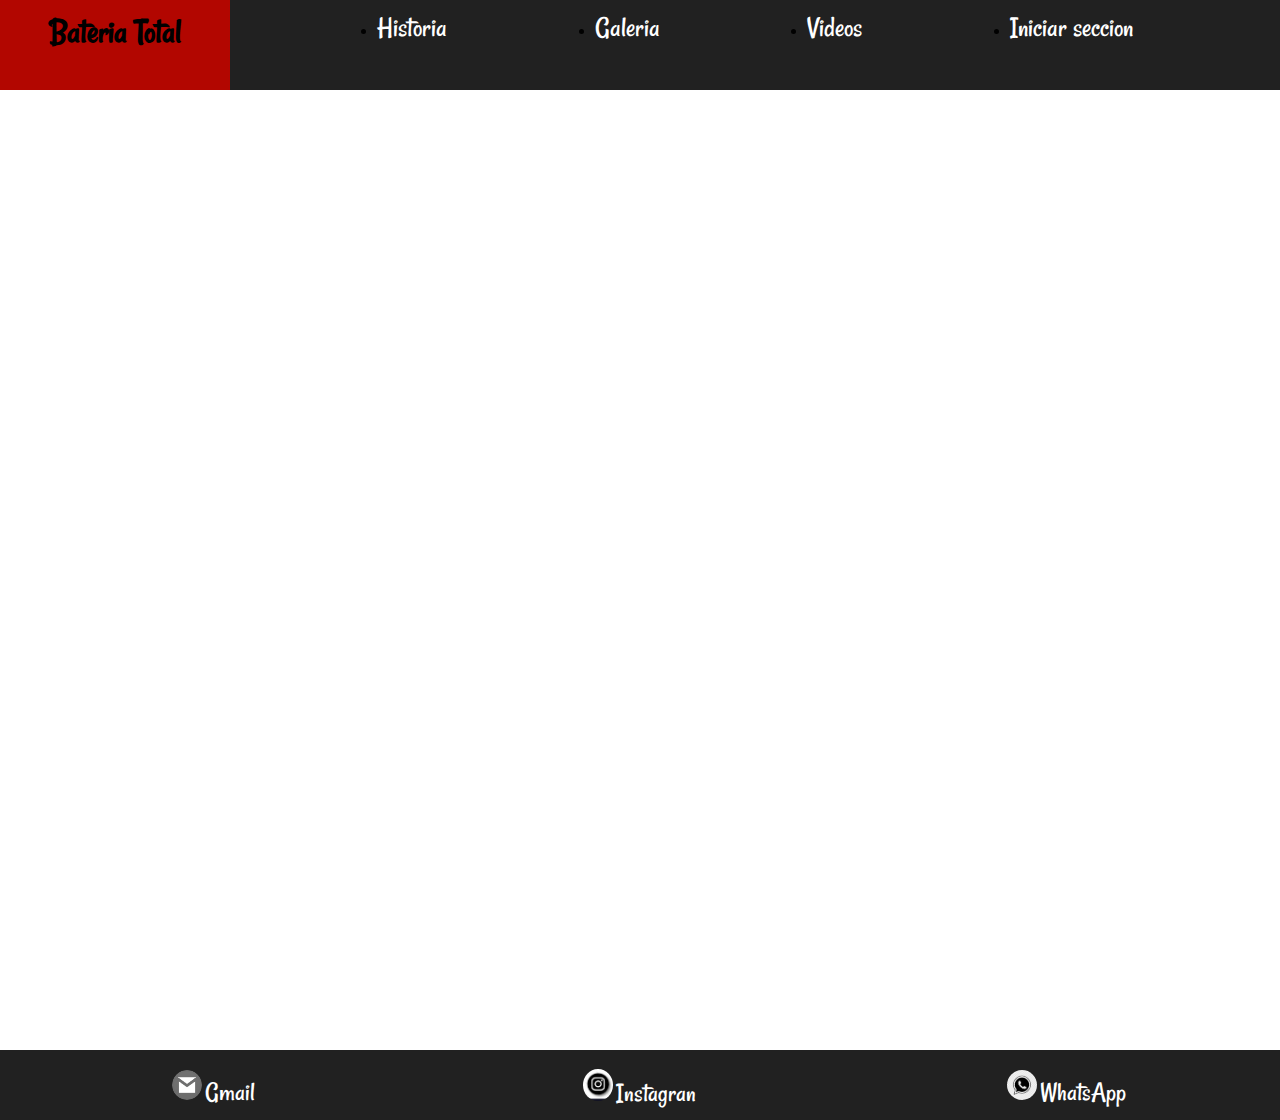
<file: pages/videos.html>
<!DOCTYPE html>
<html lang="en">
<head>
    <meta charset="UTF-8">
    <meta name="viewport" content="width=device-width, initial-scale=1.0">
    <link rel="preconnect" href="https://fonts.googleapis.com">
    <link rel="preconnect" href="https://fonts.gstatic.com" crossorigin>
    <link href="https://fonts.googleapis.com/css2?family=Rancho&display=swap" rel="stylesheet">
    <title>Bateria Total</title>
    <link rel="stylesheet" href="../css/style.css">
</head>
<body>
    <header>
        <div class="boxTitle"><h1><a class="linkTitle" href="../index.html">Bateria Total</a></h1></div>
        <nav>
            <ul>
                <li><a class="linkNav" href="../pages/historia.html">Historia</a></li>
                <li><a class="linkNav" href="../pages/galeria.html">Galeria</a></li>
                <li><a class="linkNav" href="../pages/videos.html">Videos</a></li>
                <li><a class="linkNav" href="../pages/iniciarSession.html">Iniciar seccion</a></li>
            </ul>
        </nav>
    </header>
    
    <main class="contentVideo">
      
        <iframe width="560" height="315" src="https://www.youtube.com/embed/hO7VGYPhbA8?si=gNkCbxvcfCBss4eB" 
        title="YouTube video player" frameborder="0" 
        allow="accelerometer; autoplay; clipboard-write; encrypted-media; gyroscope; picture-in-picture; web-share" 
        referrerpolicy="strict-origin-when-cross-origin" allowfullscreen></iframe>

        <iframe width="560" height="315" src="https://www.youtube.com/embed/PkmUSjkTJCg?si=iljtKtXGLef0uUNC" 
        title="YouTube video player" frameborder="0" 
        allow="accelerometer; autoplay; clipboard-write; encrypted-media; gyroscope; picture-in-picture; web-share" 
        referrerpolicy="strict-origin-when-cross-origin" allowfullscreen></iframe>

        <iframe width="560" height="315" src="https://www.youtube.com/embed/5g0MGRaF1oM?si=ct3yJio0FrLS-_QY" 
        title="YouTube video player" frameborder="0" 
        allow="accelerometer; autoplay; clipboard-write; encrypted-media; gyroscope; picture-in-picture; web-share" 
        referrerpolicy="strict-origin-when-cross-origin" allowfullscreen></iframe>

        <iframe width="560" height="315" src="https://www.youtube.com/embed/a68_5wd-r5o?si=Wk_z0n86seLl7fsb" 
        title="YouTube video player" frameborder="0" 
        allow="accelerometer; autoplay; clipboard-write; encrypted-media; gyroscope; picture-in-picture; web-share" 
        referrerpolicy="strict-origin-when-cross-origin" allowfullscreen></iframe>

        <iframe width="560" height="315" src="https://www.youtube.com/embed/oV53pFGDKpQ?si=D4rsV5qhoN2xiU0t" 
        title="YouTube video player" frameborder="0" 
        allow="accelerometer; autoplay; clipboard-write; encrypted-media; gyroscope; picture-in-picture; web-share" 
        referrerpolicy="strict-origin-when-cross-origin" allowfullscreen></iframe>

        <iframe width="560" height="315" src="https://www.youtube.com/embed/iSoU9fs4Umo?si=diZCVNsrSszKimJr" 
        title="YouTube video player" frameborder="0" 
        allow="accelerometer; autoplay; clipboard-write; encrypted-media; gyroscope; picture-in-picture; web-share" 
        referrerpolicy="strict-origin-when-cross-origin" allowfullscreen></iframe>
    </main>

    <footer>
        <div class="boxFooter">
            <img class="logoFooter" src="../imagenes/logo/gmail.jpg" alt="Logo Gmail">
            <a class="linkFooter" href="#">Gmail</a>
        </div>
        <div class="boxFooter">
            <img class="logoFooter" src="../imagenes/logo/instagram.jpg" alt="Logo de Instagram">
            <a class="linkFooter" href="https://www.instagram.com/dw_collector_/">Instagran</a>
        </div>
        <div class="boxFooter">
            <img class="logoFooter" src="../imagenes/logo/whatsApp.jpg" alt="Logo de WhatsApp">
            <a class="linkFooter" href="https://wa.me/17542620939?">WhatsApp</a>
        </div>
    </footer>
    
</body>
</html>
</file>
<file: css/style.css>
:root {
    --naranjaRoja:#B20600;
    --gray:#D2D3C9;
    --totalDark: #000000;
    --lightDark:#000000de;
    --totalWhite:#fff;
}


* {
    box-sizing: border-box;
    margin: 0;
    padding: 0;
}

body {
    font-family: "Rancho";
}

.contenedor {
    width: 100vw;
    height: 100vh;
    display: grid;
    grid-template-columns: 0.5fr 2.8fr ;
    grid-template-rows: 1fr 3fr 1fr;
    grid-template-areas: 
    "header header header"
    "aside section section"
    "footer footer footer";
}

header {
    grid-area: header;
    display: flex;
    width: 100%;
    height: 10vh;
}

.boxTitle {
    flex-wrap: wrap;
    width: 230px;
    min-width: 230px;
    height: 100%;
    text-align: center;
    padding-top: 10px; 
    background: var(--naranjaRoja);
}

.linkTitle {
    font-size: 2.2rem;
    text-decoration: none;
    color: var(--totalDark);
}

.linkTitle:hover {
    font-size: 2.4rem;
    text-decoration: underline;
}

nav {
    flex-wrap: wrap;
    padding-top: 10px;
    width: 85vw;
    height: 10vh;
    background: var(--lightDark);
}

ul {
    display: flex;
    flex-wrap: wrap;
    text-align: center;
    justify-content: space-evenly;
    width: 100%;
    height: 100%;
}

li {
    align-self: center;
    height: 100%;
}

.linkNav {
    width: 100%;
    height: 100%;
    font-size: 1.8rem;
    text-decoration: none;
    list-style-type: none;
    color: var(--totalWhite);
}

.linkNav:hover {
    padding: 10px;
    color: var(--naranjaRoja);
    border: 2px solid var(--totalWhite);
    border-radius: 30px;
    box-shadow: -5px 5px 5px;
}

aside {
    grid-area: aside;
    width: 230px;
    min-width: 230px;
    border-top: 2px solid var(--totalWhite);
    background: var(--lightDark);
    box-shadow: -10px 10px 10px;
    overflow: auto;
}

.boxSubtitleAside {
    text-align: center;
    margin: 10px auto;
    width: 100px;
    height: 50px;
    border: 2px solid var(--totalWhite);
    border-radius: 10px;
    background: var(--naranjaRoja);
    
}

.subtitleAside {
    font-size: 1.9rem;
}

.cardAside {
    margin: 10px auto;
    width: 150px;
    height: 100px;
    border: 2px solid var(--naranjaRoja);
    border-radius: 10px;
}

.imgAside {
    width: 100%;
    height: 100%;
    border-radius: 10px;
}

section {
    grid-area: section;
    background: var(--totalWhite);
    flex: end;
    min-width: 375px;
}


.boxTitleSection {
    margin: 10px auto;
    text-align: center;
    padding-top: 5px;
    width: 300px;
    height: 50px;
    border: 2px solid var(--totalWhite);
    border-radius: 10px;
    background: var(--naranjaRoja);
    box-shadow: -5px 5px 5px;
}

.subTitleSection {
    font-size: 1.7rem;
}

.boxLogo {
    display: flex;
    justify-content: space-evenly;
    margin: 10px auto;
    padding-top: 5px;
    width: 78vw;
    height: 18vh;
    border-radius: 10px;
    border: 2px solid var(--totalDark);
    background: var(--lightDark);
    box-shadow: -10px 10px 10px;
}

.cardLogo {
    text-align: center;
    margin-top: 10px;
    width: 60px;
    height: 60px;
}

.imgLogo {
    width: 100%;
    height: 100%;
    border-radius: 50%;
}

.linkLogo {
    font-size: 1.1rem;
    color: var(--totalWhite);
    text-decoration: none;
}

.linkLogo:hover {
    color: var(--naranjaRoja);
}

.contentItems {
    display: flex;
    flex-wrap: wrap;
    padding: 40px;
}

.cardItem {
    text-align: center;
    margin: 20px auto;
    width: 270px;
    border-radius: 10px;
    background: var(--lightDark);
    box-shadow: -10px 10px 10px;
}

.subtitleitems {
    font-size: 1.8rem;
    margin: 5px auto;
    color: var(--totalWhite);
}

.cardItemImg {
    width: 100%;
    height: 40%;
    margin-bottom: 10px;
}

.textCard { 
    margin: 10px auto;
    padding: 10px;
    font-size: 1.7rem;
    line-height: 2rem;
    margin: 5px;
    color: var(--totalWhite);
    border: 2px solid var(--totalWhite);
    border-radius: 10px;
}

footer {
    grid-area: footer;
    display: flex;
    width: 100%;
    height: 70px;
    background: var(--lightDark);
}

.boxFooter {
    justify-content: center;
    text-align: center;
    align-items: center;
    margin: auto;
    width: 300px;
}

.linkFooter {
    font-size: 1.7rem;
    color: var(--totalWhite);
    text-decoration: none;
}

.logoFooter {
    margin-top: 10px;
    width: 30px;
    height: 50%;
    border-radius: 50%;
}

.headerHistory {
    width: 100vw;
    height: 70px;
    background: var(--lightDark);
}

.boxSubTitleHistory {
    text-align: center;
    margin: 20px auto;
    width: 400px;
    height: 70;
    border: 2px solid var(--totalWhite);
    border-radius: 10px;
    background: var(--naranjaRoja);
    box-shadow: -10px 10px 10px;
}

.subtitleHistory {
    padding: 8px;
    font-size: 1.8rem;
    color: var(--totalWhite);
}

.contentItemHistory {
    display: flex;
    margin: 40px auto;
    padding: 10px;
    width: 80vw;
    height: 320px;
    border-radius: 10px;
    background: var(--lightDark);
    box-shadow: -10px 10px 10px;
    overflow: auto;
}

.itemImgHistory {
    margin: 0 auto;
    width: 40%;
    height: 100%;
    border: #fff solid 2px;
}

.imgHistory {
    margin: 0 auto;
    width: 100%;
    height: 100%; 
}

.itemTextHistory {
    text-align: center;
    margin: 0 auto;
    padding: 10px;
    width: 60%;
    height: 100%;
}

.nameMarca {
    text-align: center;
    margin: 0 auto;
    width: 100px;
    height: 40px;
    font-size: 1.8rem;
    border-radius: 10px;
    border: 2px solid var(--totalWhite);
    color: var(--totalWhite);
    background: var(--totalDark);
}

.textHistory {
    margin: 5px;
    font-size: 1.5rem;
    color: var(--totalWhite);
}

.contentItemsGallery {
    display: flex;
    flex-wrap: wrap;
    width: 100vw;
    border-radius: 10px;
}

.boxImgGallery {
    width: 100%;
    height: 240px;
}

.itemsImg {
    margin: 20px auto;
    width: 350px;
    height: 300px;
    border: 2px solid var(--totalDark);
    background: var(--lightDark);
}

.itemsImg:hover {
    transform: scale(1.2);
    margin: 20px;
    transition: 0.5s;
}

.imgGallery {
    width: 100%;
    height: 100%;
}

.nameGallery {
    text-align: center;
    margin: 5px;
    font-size: 1.5rem;
    border: 2px solid var(--totalWhite);
    border-radius: 20px;
    color: var(--totalWhite);
}

.contentVideo {
    text-align: center;
    width: 100%;
    height: 100%;
    overflow: auto;
}

.contentForms {
    text-align: center;
    margin: 50px auto;
    width: 40vw;
    border: 2px solid var(--totalDark);
    border-radius: 10px;
    background: var(--lightDark);
    box-shadow: -10px 10px 10px;
    overflow: hidden;
}

.mb-3 {
    margin: 40px auto;
    width: 80%;
    font-weight: bold;
    border: 2px solid var(--totalWhite);
    border-radius: 10px;
    box-shadow: -10px 10px 10px;
}

label {
    font-size: 1.5rem;
    color: var(--totalWhite);
}

.button {
    margin-bottom: 20px;
    width: 200px;
    height: 50px;
    font-size: 1.7rem;
    font-weight: bold;
    border-radius: 10px;
    border: 2px solid var(--totalWhite);
    background: var(--naranjaRoja);
    box-shadow: -10px 10px 10px;
}

.button:active {
    transform: scale(0.9);
}

.registro {
    margin: 20px;
    font-size: 1.5rem;
    text-decoration: none;
    color: var(--totalWhite);
}

/* MEDIA QUERIES */

@media screen and (max-width:1000px) {
    .boxLogo {
        width: 60vw;
    }

    .contentItemHistory {
        display: flex;
        flex-direction: column;
        text-align: center;
        width: 80vw;
        height: 400px;
        margin: 20 auto;
        overflow: auto;
    }

    .itemTextHistory  {
        padding: 0;
    }

    .itemImgHistory {
        width: 100%;
    }

    .itemTextHistory {
        width: 100%;
    }

    .itemsImg {
        margin: 0 auto;
    }

    iframe {
        width: 300px;
        height: 200px;
    }

}

@media screen and (max-width:650px) {
    header {
        display: block;
        height: 20vh;
    }

    .boxTitle {
        width: 100%;
        height: 50%;
    }

    section {
        width: 100%;
    }

    nav {
        width: 100%;
    }

    aside {
        display: none;
    }

    .button {
        width: 100px;
    }

}

@media screen and (max-width:500px) {
    
    .boxLogo {
        flex-wrap: wrap;
        height: 36vh;
    }

    .boxTitleSection {
        margin: 10px auto;
    }

    .itemsImg {
        margin: 0 auto;
    }

    .boxSubTitleHistory {
        width: 300px;
    }

 
}
</file>
